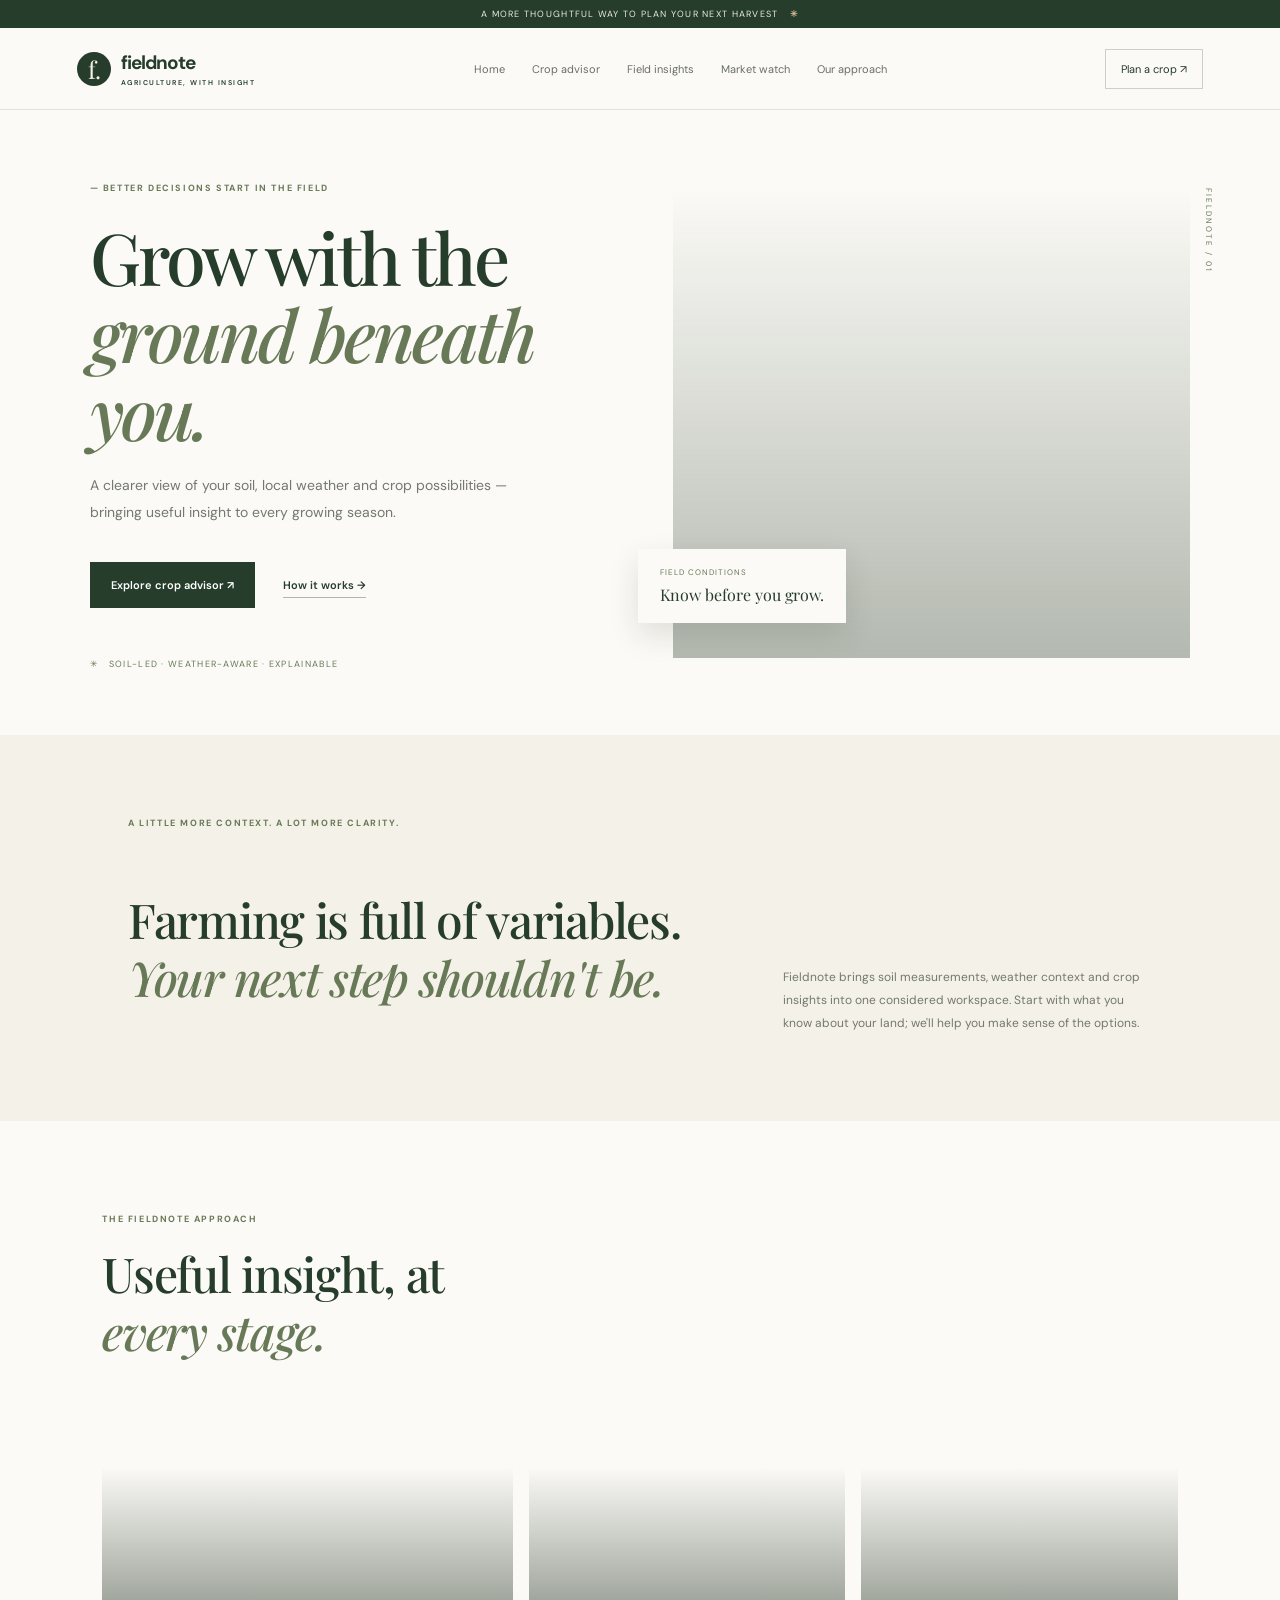
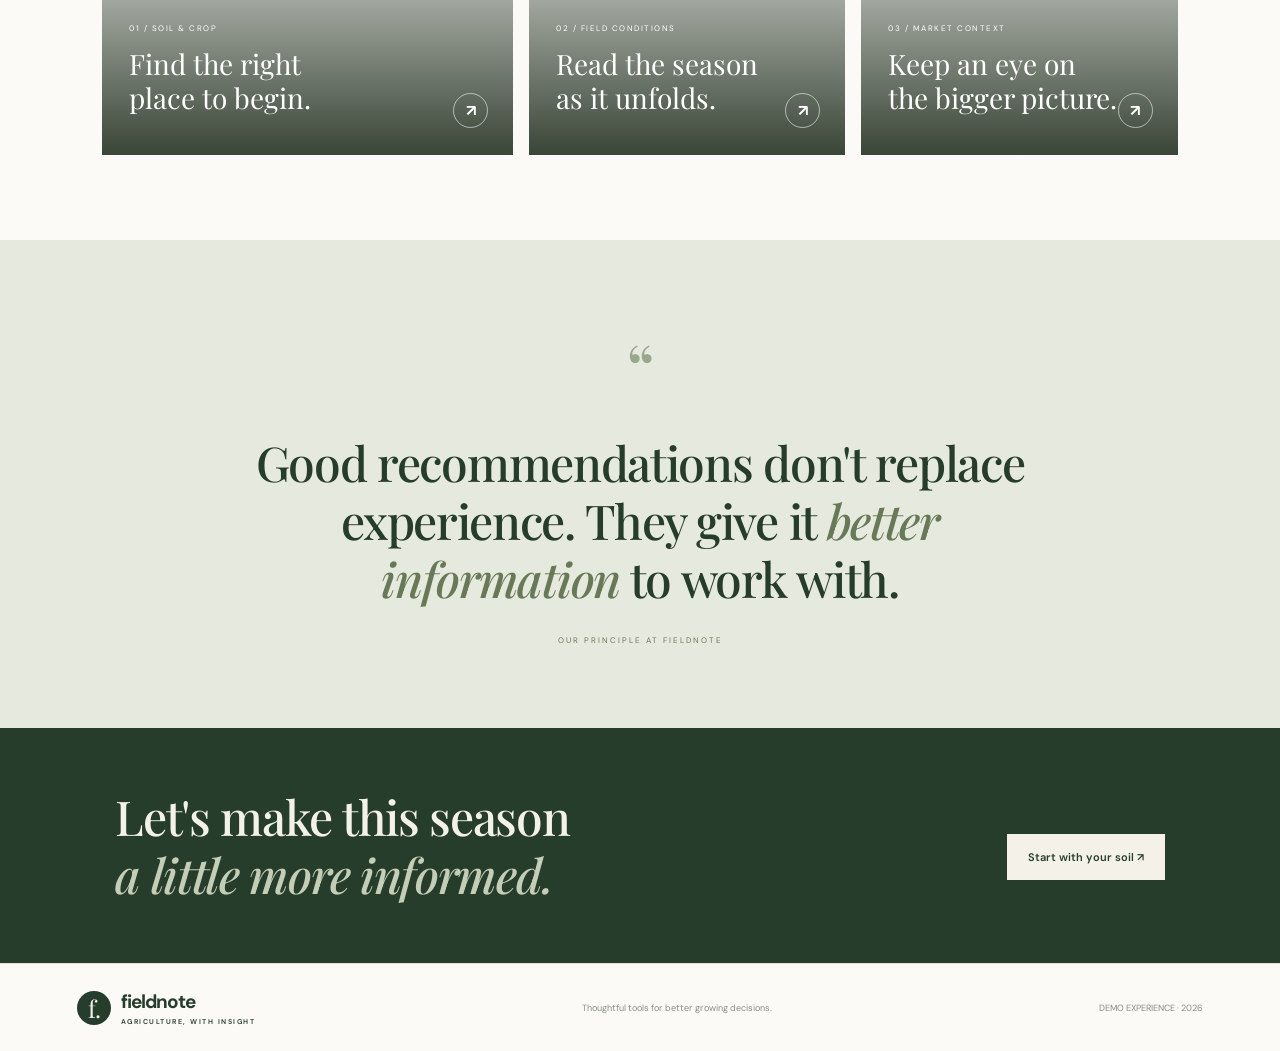
<file: index.html>
<!doctype html>
<html lang="en">
  <head>
    <meta charset="utf-8">
    <meta name="viewport" content="width=device-width, initial-scale=1">
    <title>Home — Fieldnote</title>
    <link rel="preconnect" href="https://fonts.googleapis.com">
    <link href="https://fonts.googleapis.com/css2?family=DM+Sans:wght@400;500;600;700&family=Playfair+Display:wght@500;600;700&display=swap" rel="stylesheet">
    <link rel="stylesheet" href="css/style.css">
  </head>
  <body>

    <div class="announcement">
      A MORE THOUGHTFUL WAY TO PLAN YOUR NEXT HARVEST <b>✳</b>
    </div>

    <header>
      <a class="brand" href="index.html">
        <i>f.</i>
        <span>
          fieldnote
          <small>AGRICULTURE, WITH INSIGHT</small>
        </span>
      </a>

      <button class="menu">☰</button>

      <nav>
        <a href="index.html">Home</a>
        <a href="recommendation.html">Crop advisor</a>
        <a href="insights.html">Field insights</a>
        <a href="market.html">Market watch</a>
        <a href="approach.html">Our approach</a>
      </nav>

      <a class="navbtn" href="recommendation.html">Plan a crop ↗</a>
    </header>

    <main>
      <section class="hero">
        <div class="copy reveal">
          <label>— BETTER DECISIONS START IN THE FIELD</label>
          <h1>Grow with the<br><em>ground beneath you.</em></h1>
          <p>A clearer view of your soil, local weather and crop possibilities — bringing useful insight to every growing season.</p>
          <a class="btn" href="recommendation.html">Explore crop advisor ↗</a>
          <a class="under" href="approach.html">How it works →</a>
          <div class="proof">✳ &nbsp; SOIL-LED · WEATHER-AWARE · EXPLAINABLE</div>
        </div>

        <div class="heroimg reveal">
          <div class="floatnote">
            FIELD CONDITIONS<br>
            <strong>Know before you grow.</strong>
          </div>
          <small>FIELDNOTE / 01</small>
        </div>
      </section>

      <section class="intro">
        <label>A LITTLE MORE CONTEXT. A LOT MORE CLARITY.</label>
        <div>
          <h2>Farming is full of variables.<br><em>Your next step shouldn't be.</em></h2>
          <p>Fieldnote brings soil measurements, weather context and crop insights into one considered workspace. Start with what you know about your land; we'll help you make sense of the options.</p>
        </div>
      </section>

      <section class="section">
        <label>THE FIELDNOTE APPROACH</label>
        <h2>Useful insight, at<br><em>every stage.</em></h2>

        <div class="tiles">
          <a href="recommendation.html" class="tile t1">
            <small>01 / SOIL & CROP</small>
            <h3>Find the right<br>place to begin.</h3>
            <b>↗</b>
          </a>

          <a href="insights.html" class="tile t2">
            <small>02 / FIELD CONDITIONS</small>
            <h3>Read the season<br>as it unfolds.</h3>
            <b>↗</b>
          </a>

          <a href="market.html" class="tile t3">
            <small>03 / MARKET CONTEXT</small>
            <h3>Keep an eye on<br>the bigger picture.</h3>
            <b>↗</b>
          </a>
        </div>
      </section>

      <section class="quote">
        <span>“</span>
        <h2>Good recommendations don't replace experience. They give it <em>better information</em> to work with.</h2>
        <small>OUR PRINCIPLE AT FIELDNOTE</small>
      </section>

      <section class="cta">
        <h2>Let's make this season<br><em>a little more informed.</em></h2>
        <a class="btn light" href="recommendation.html">Start with your soil ↗</a>
      </section>
    </main>

    <footer>
      <a class="brand" href="index.html">
        <i>f.</i>
        <span>
          fieldnote
          <small>AGRICULTURE, WITH INSIGHT</small>
        </span>
      </a>
      <p>Thoughtful tools for better growing decisions.</p>
      <small>DEMO EXPERIENCE · 2026</small>
    </footer>

    <script src="js/main.js"></script>
  </body>
</html>
</file>
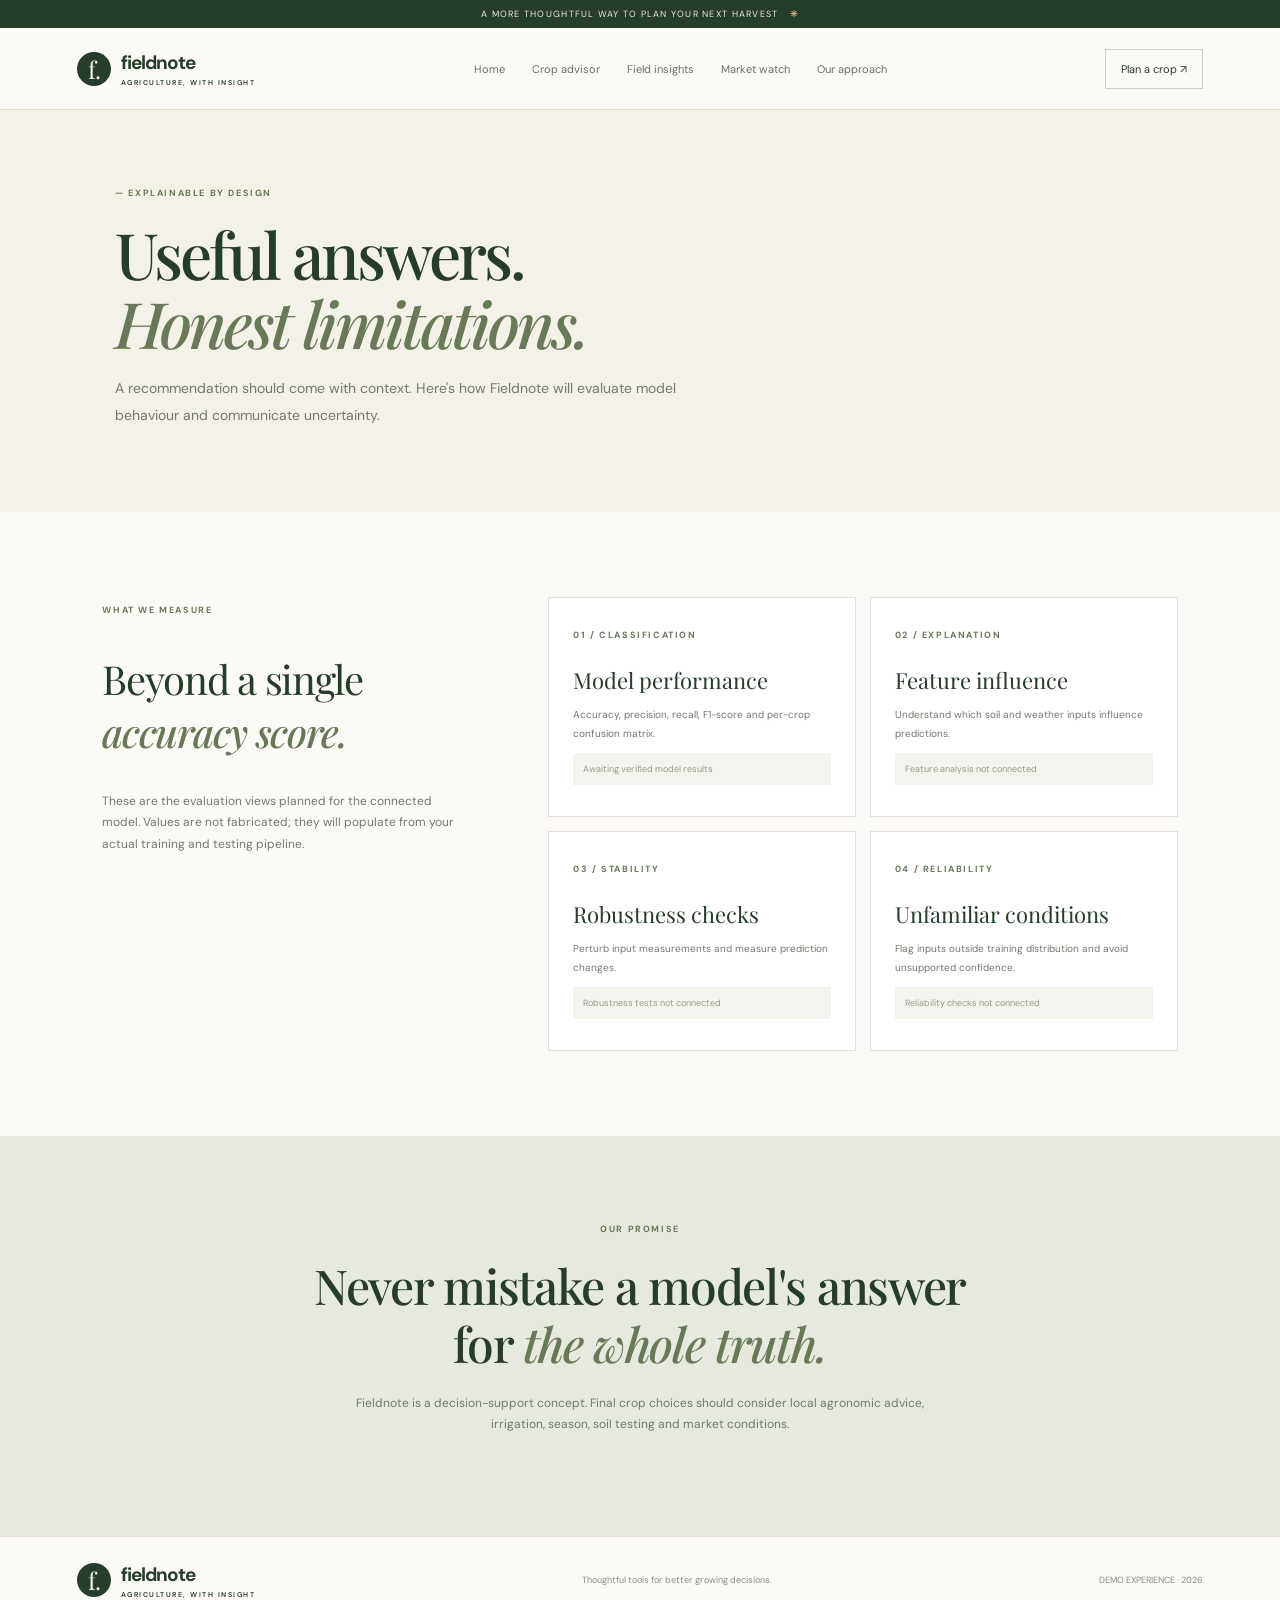
<file: approach.html>
<!doctype html>
<html lang="en">
  <head>
    <meta charset="utf-8">
    <meta name="viewport" content="width=device-width, initial-scale=1">
    <title>Our approach — Fieldnote</title>
    <link rel="preconnect" href="https://fonts.googleapis.com">
    <link href="https://fonts.googleapis.com/css2?family=DM+Sans:wght@400;500;600;700&family=Playfair+Display:wght@500;600;700&display=swap" rel="stylesheet">
    <link rel="stylesheet" href="css/style.css">
  </head>
  <body>

    <div class="announcement">
      A MORE THOUGHTFUL WAY TO PLAN YOUR NEXT HARVEST <b>✳</b>
    </div>

    <header>
      <a class="brand" href="index.html">
        <i>f.</i>
        <span>
          fieldnote
          <small>AGRICULTURE, WITH INSIGHT</small>
        </span>
      </a>

      <button class="menu">☰</button>

      <nav>
        <a href="index.html">Home</a>
        <a href="recommendation.html">Crop advisor</a>
        <a href="insights.html">Field insights</a>
        <a href="market.html">Market watch</a>
        <a href="approach.html">Our approach</a>
      </nav>

      <a class="navbtn" href="recommendation.html">Plan a crop ↗</a>
    </header>

    <main>
      <section class="pagehead">
        <label>— EXPLAINABLE BY DESIGN</label>
        <h1>Useful answers.<br><em>Honest limitations.</em></h1>
        <p>A recommendation should come with context. Here's how Fieldnote will evaluate model behaviour and communicate uncertainty.</p>
      </section>

      <section class="section approach">
        <div>
          <label>WHAT WE MEASURE</label>
          <h2>Beyond a single<br><em>accuracy score.</em></h2>
          <p>These are the evaluation views planned for the connected model. Values are not fabricated; they will populate from your actual training and testing pipeline.</p>
        </div>

        <div class="metrics">
          <article>
            <label>01 / CLASSIFICATION</label>
            <h3>Model performance</h3>
            <p>Accuracy, precision, recall, F1-score and per-crop confusion matrix.</p>
            <small>Awaiting verified model results</small>
          </article>

          <article>
            <label>02 / EXPLANATION</label>
            <h3>Feature influence</h3>
            <p>Understand which soil and weather inputs influence predictions.</p>
            <small>Feature analysis not connected</small>
          </article>

          <article>
            <label>03 / STABILITY</label>
            <h3>Robustness checks</h3>
            <p>Perturb input measurements and measure prediction changes.</p>
            <small>Robustness tests not connected</small>
          </article>

          <article>
            <label>04 / RELIABILITY</label>
            <h3>Unfamiliar conditions</h3>
            <p>Flag inputs outside training distribution and avoid unsupported confidence.</p>
            <small>Reliability checks not connected</small>
          </article>
        </div>
      </section>

      <section class="quote">
        <label>OUR PROMISE</label>
        <h2>Never mistake a model's answer<br>for <em>the whole truth.</em></h2>
        <p>Fieldnote is a decision-support concept. Final crop choices should consider local agronomic advice, irrigation, season, soil testing and market conditions.</p>
      </section>
    </main>

    <footer>
      <a class="brand" href="index.html">
        <i>f.</i>
        <span>
          fieldnote
          <small>AGRICULTURE, WITH INSIGHT</small>
        </span>
      </a>
      <p>Thoughtful tools for better growing decisions.</p>
      <small>DEMO EXPERIENCE · 2026</small>
    </footer>

    <script src="js/main.js"></script>
  </body>
</html>
</file>
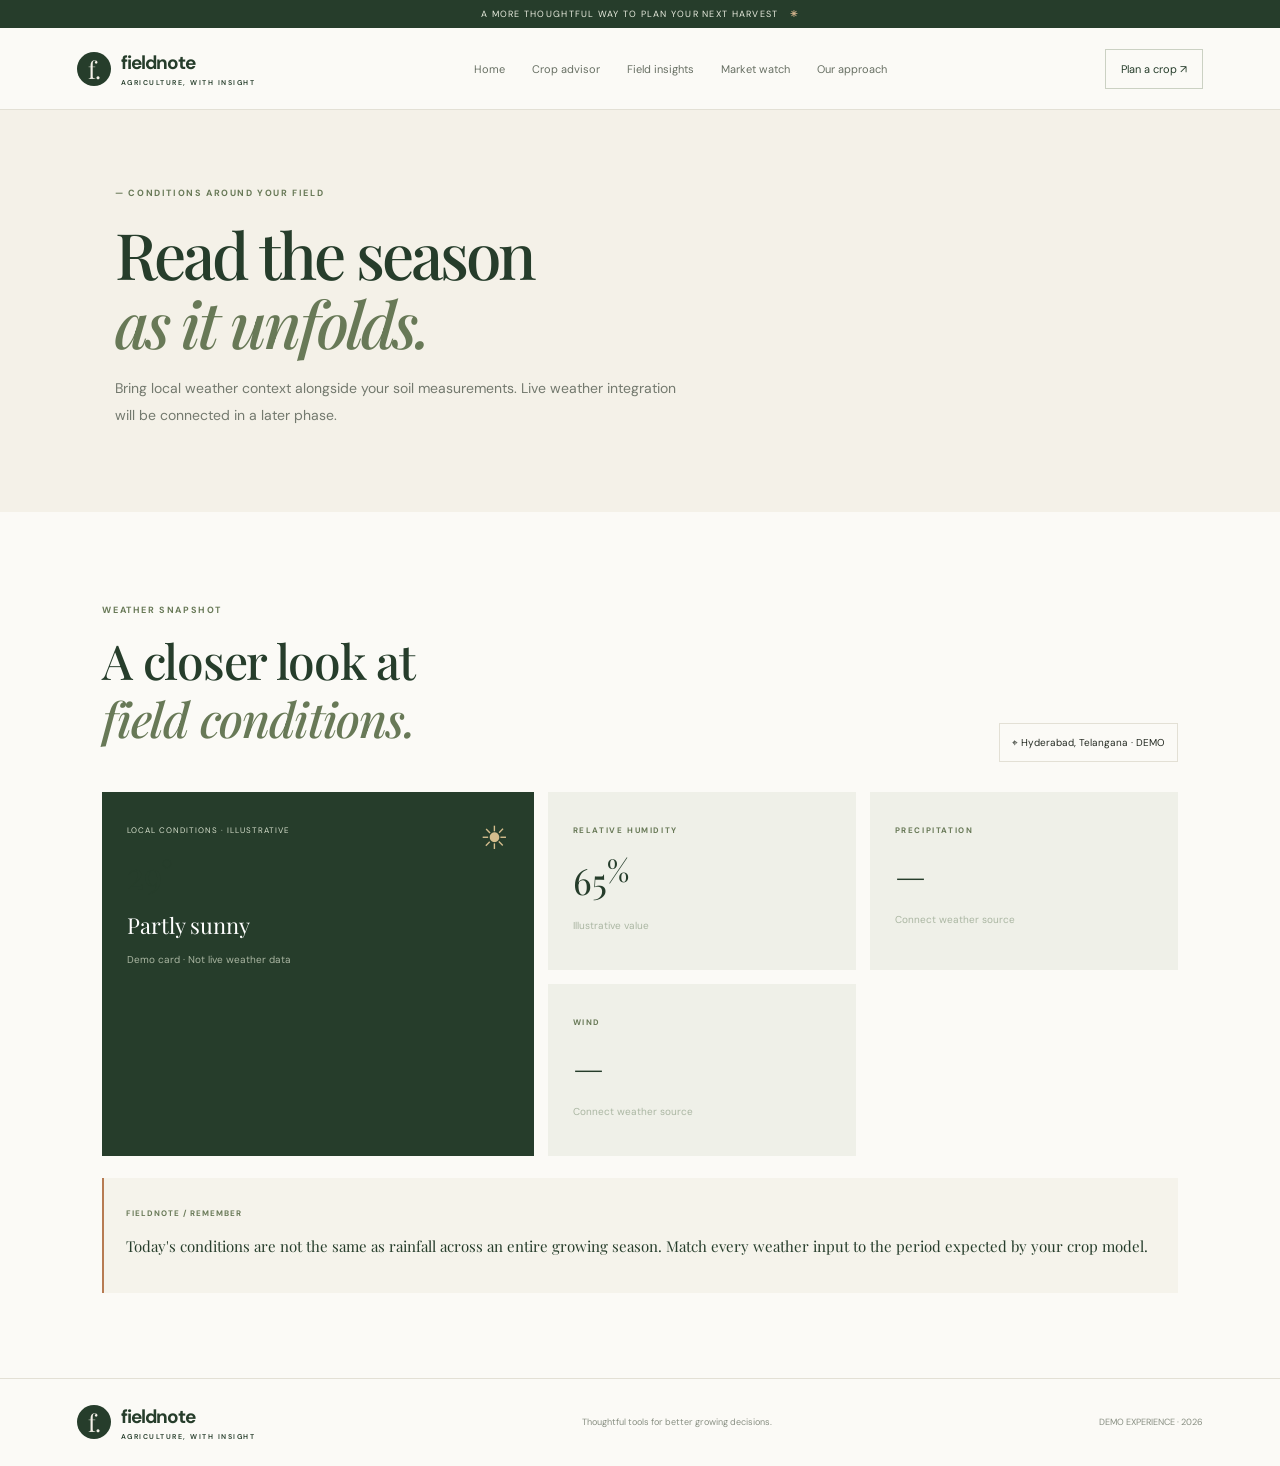
<file: insights.html>
<!doctype html>
<html lang="en">
  <head>
    <meta charset="utf-8">
    <meta name="viewport" content="width=device-width, initial-scale=1">
    <title>Field insights — Fieldnote</title>
    <link rel="preconnect" href="https://fonts.googleapis.com">
    <link href="https://fonts.googleapis.com/css2?family=DM+Sans:wght@400;500;600;700&family=Playfair+Display:wght@500;600;700&display=swap" rel="stylesheet">
    <link rel="stylesheet" href="css/style.css">
  </head>
  <body>

    <div class="announcement">
      A MORE THOUGHTFUL WAY TO PLAN YOUR NEXT HARVEST <b>✳</b>
    </div>

    <header>
      <a class="brand" href="index.html">
        <i>f.</i>
        <span>
          fieldnote
          <small>AGRICULTURE, WITH INSIGHT</small>
        </span>
      </a>

      <button class="menu">☰</button>

      <nav>
        <a href="index.html">Home</a>
        <a href="recommendation.html">Crop advisor</a>
        <a href="insights.html">Field insights</a>
        <a href="market.html">Market watch</a>
        <a href="approach.html">Our approach</a>
      </nav>

      <a class="navbtn" href="recommendation.html">Plan a crop ↗</a>
    </header>

    <main>
      <section class="pagehead">
        <label>— CONDITIONS AROUND YOUR FIELD</label>
        <h1>Read the season<br><em>as it unfolds.</em></h1>
        <p>Bring local weather context alongside your soil measurements. Live weather integration will be connected in a later phase.</p>
      </section>

      <section class="section">
        <div class="between">
          <div>
            <label>WEATHER SNAPSHOT</label>
            <h2>A closer look at<br><em>field conditions.</em></h2>
          </div>
          <span class="chip">⌖ Hyderabad, Telangana · DEMO</span>
        </div>

        <div class="weather">
          <article class="weatherbig">
            <small>LOCAL CONDITIONS · ILLUSTRATIVE</small>
            <div class="sun">☀</div>
            <strong>29°</strong>
            <h3>Partly sunny</h3>
            <p>Demo card · Not live weather data</p>
          </article>

          <article>
            <label>RELATIVE HUMIDITY</label>
            <strong>65<sup>%</sup></strong>
            <p>Illustrative value</p>
          </article>

          <article>
            <label>PRECIPITATION</label>
            <strong>—</strong>
            <p>Connect weather source</p>
          </article>

          <article>
            <label>WIND</label>
            <strong>—</strong>
            <p>Connect weather source</p>
          </article>
        </div>

        <div class="note">
          <b>FIELDNOTE / REMEMBER</b>
          <p>Today's conditions are not the same as rainfall across an entire growing season. Match every weather input to the period expected by your crop model.</p>
        </div>
      </section>
    </main>

    <footer>
      <a class="brand" href="index.html">
        <i>f.</i>
        <span>
          fieldnote
          <small>AGRICULTURE, WITH INSIGHT</small>
        </span>
      </a>
      <p>Thoughtful tools for better growing decisions.</p>
      <small>DEMO EXPERIENCE · 2026</small>
    </footer>

    <script src="js/main.js"></script>
  </body>
</html>
</file>
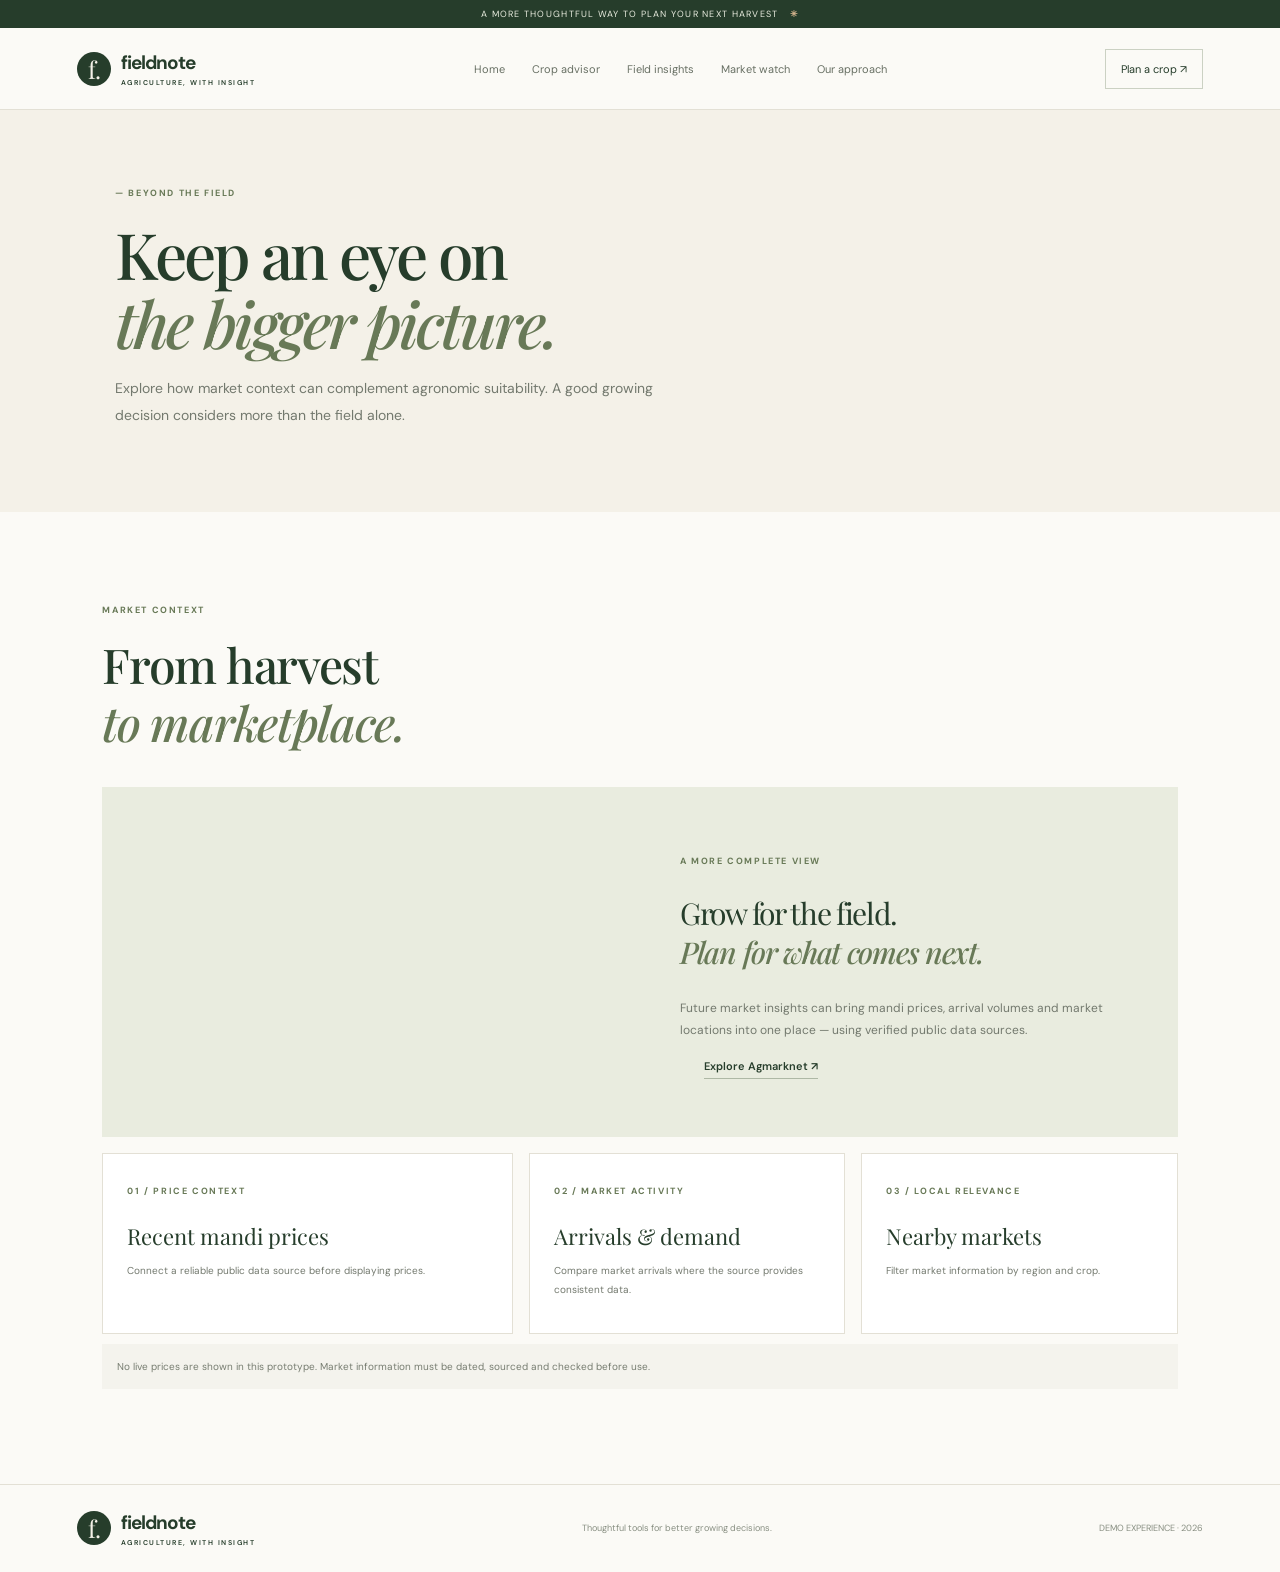
<file: market.html>
<!doctype html>
<html lang="en">
  <head>
    <meta charset="utf-8">
    <meta name="viewport" content="width=device-width, initial-scale=1">
    <title>Market watch — Fieldnote</title>
    <link rel="preconnect" href="https://fonts.googleapis.com">
    <link href="https://fonts.googleapis.com/css2?family=DM+Sans:wght@400;500;600;700&family=Playfair+Display:wght@500;600;700&display=swap" rel="stylesheet">
    <link rel="stylesheet" href="css/style.css">
  </head>
  <body>

    <div class="announcement">
      A MORE THOUGHTFUL WAY TO PLAN YOUR NEXT HARVEST <b>✳</b>
    </div>

    <header>
      <a class="brand" href="index.html">
        <i>f.</i>
        <span>
          fieldnote
          <small>AGRICULTURE, WITH INSIGHT</small>
        </span>
      </a>

      <button class="menu">☰</button>

      <nav>
        <a href="index.html">Home</a>
        <a href="recommendation.html">Crop advisor</a>
        <a href="insights.html">Field insights</a>
        <a href="market.html">Market watch</a>
        <a href="approach.html">Our approach</a>
      </nav>

      <a class="navbtn" href="recommendation.html">Plan a crop ↗</a>
    </header>

    <main>
      <section class="pagehead">
        <label>— BEYOND THE FIELD</label>
        <h1>Keep an eye on<br><em>the bigger picture.</em></h1>
        <p>Explore how market context can complement agronomic suitability. A good growing decision considers more than the field alone.</p>
      </section>

      <section class="section">
        <label>MARKET CONTEXT</label>
        <h2>From harvest<br><em>to marketplace.</em></h2>

        <div class="market">
          <div class="marketphoto"></div>
          <div>
            <label>A MORE COMPLETE VIEW</label>
            <h2>Grow for the field.<br><em>Plan for what comes next.</em></h2>
            <p>Future market insights can bring mandi prices, arrival volumes and market locations into one place — using verified public data sources.</p>
            <a class="under" href="https://agmarknet.gov.in/" target="_blank">Explore Agmarknet ↗</a>
          </div>
        </div>

        <div class="tiles markettiles">
          <article>
            <label>01 / PRICE CONTEXT</label>
            <h3>Recent mandi prices</h3>
            <p>Connect a reliable public data source before displaying prices.</p>
          </article>

          <article>
            <label>02 / MARKET ACTIVITY</label>
            <h3>Arrivals & demand</h3>
            <p>Compare market arrivals where the source provides consistent data.</p>
          </article>

          <article>
            <label>03 / LOCAL RELEVANCE</label>
            <h3>Nearby markets</h3>
            <p>Filter market information by region and crop.</p>
          </article>
        </div>

        <p class="hint">No live prices are shown in this prototype. Market information must be dated, sourced and checked before use.</p>
      </section>
    </main>

    <footer>
      <a class="brand" href="index.html">
        <i>f.</i>
        <span>
          fieldnote
          <small>AGRICULTURE, WITH INSIGHT</small>
        </span>
      </a>
      <p>Thoughtful tools for better growing decisions.</p>
      <small>DEMO EXPERIENCE · 2026</small>
    </footer>

    <script src="js/main.js"></script>
  </body>
</html>
</file>
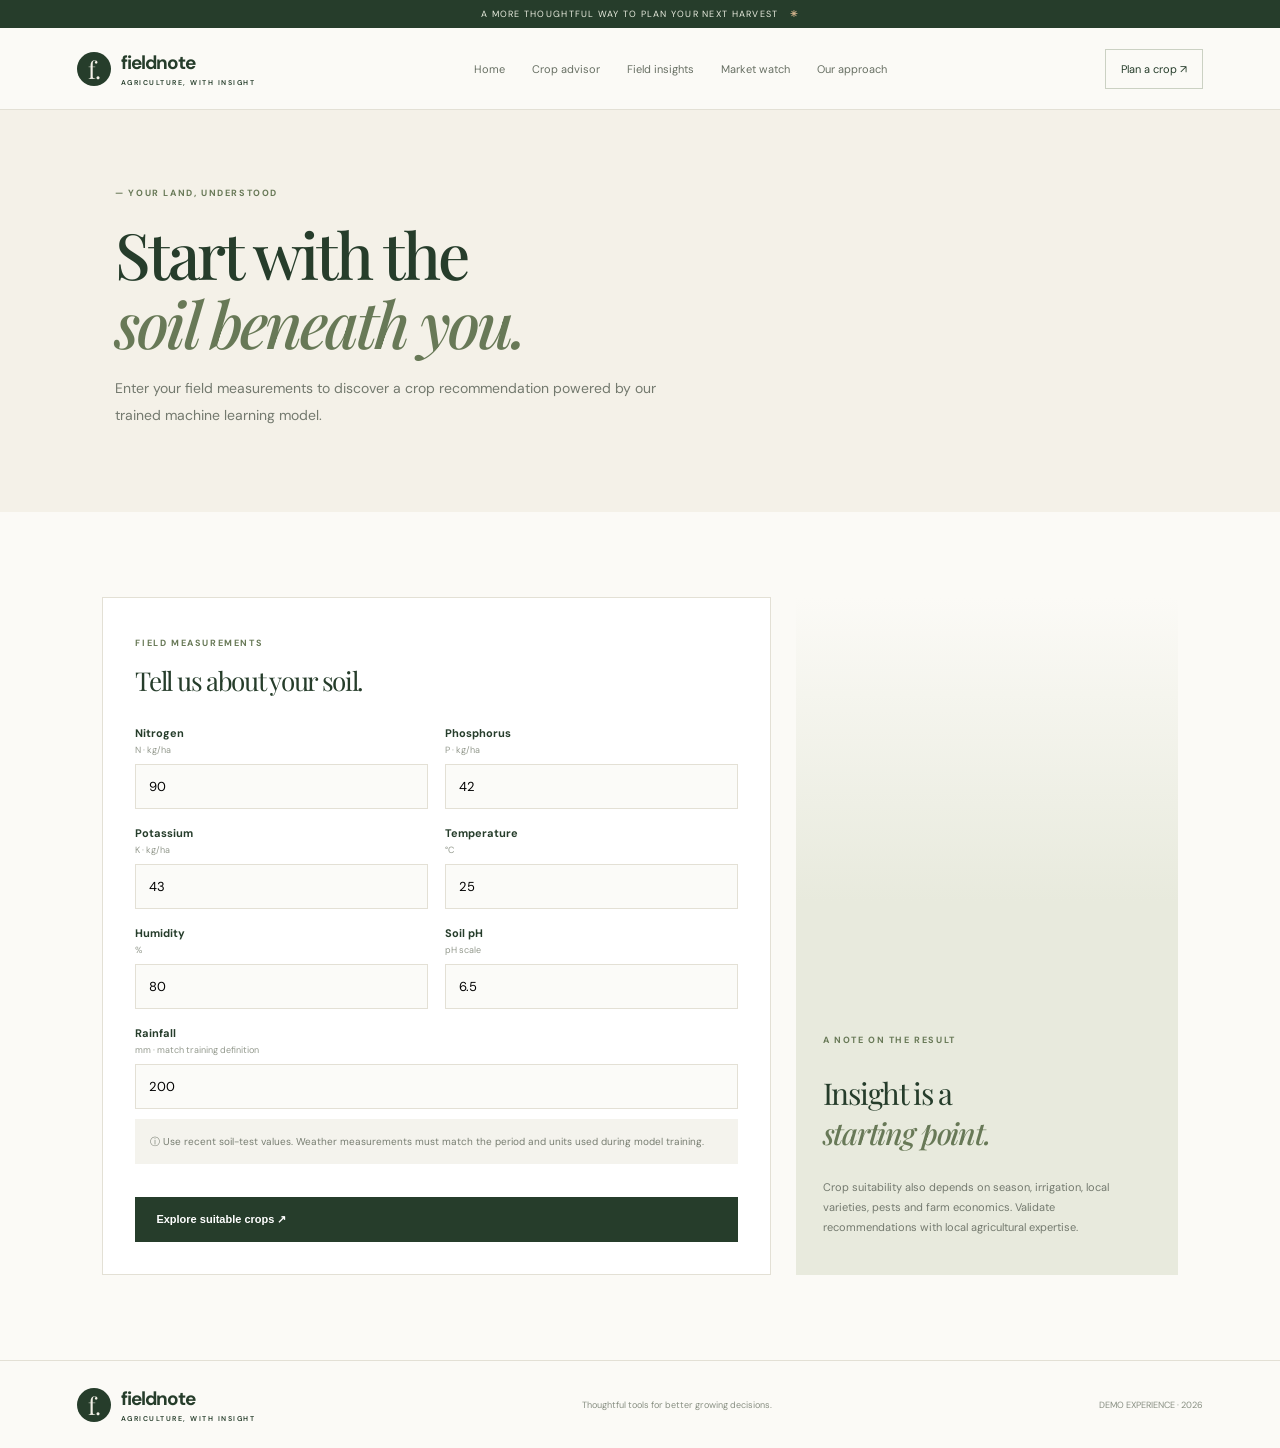
<file: recommendation.html>
<!doctype html>
<html lang="en">
  <head>
    <meta charset="utf-8">
    <meta name="viewport" content="width=device-width, initial-scale=1">
    <title>Crop Advisor — Fieldnote</title>
    <link rel="preconnect" href="https://fonts.googleapis.com">
    <link href="https://fonts.googleapis.com/css2?family=DM+Sans:wght@400;500;600;700&family=Playfair+Display:wght@500;600;700&display=swap" rel="stylesheet">
    <link rel="stylesheet" href="css/style.css">
  </head>
  <body>

    <div class="announcement">
      A MORE THOUGHTFUL WAY TO PLAN YOUR NEXT HARVEST <b>✳</b>
    </div>

    <header>
      <a class="brand" href="index.html">
        <i>f.</i>
        <span>
          fieldnote
          <small>AGRICULTURE, WITH INSIGHT</small>
        </span>
      </a>

      <button class="menu">☰</button>

      <nav>
        <a href="index.html">Home</a>
        <a href="recommendation.html">Crop advisor</a>
        <a href="insights.html">Field insights</a>
        <a href="market.html">Market watch</a>
        <a href="approach.html">Our approach</a>
      </nav>

      <a class="navbtn" href="recommendation.html">Plan a crop ↗</a>
    </header>

    <main>
      <section class="pagehead">
        <label>— YOUR LAND, UNDERSTOOD</label>
        <h1>Start with the<br><em>soil beneath you.</em></h1>
        <p>Enter your field measurements to discover a crop recommendation powered by our trained machine learning model.</p>
      </section>

      <section class="section two">
        <form id="cropForm" class="panel">
          <label>FIELD MEASUREMENTS</label>
          <h2>Tell us about your soil.</h2>

          <div class="fields">
            <label>
              Nitrogen
              <small>N · kg/ha</small>
              <input name="N" type="number" value="90" step="0.1" required>
            </label>

            <label>
              Phosphorus
              <small>P · kg/ha</small>
              <input name="P" type="number" value="42" step="0.1" required>
            </label>

            <label>
              Potassium
              <small>K · kg/ha</small>
              <input name="K" type="number" value="43" step="0.1" required>
            </label>

            <label>
              Temperature
              <small>°C</small>
              <input name="temperature" type="number" value="25" step="0.1" required>
            </label>

            <label>
              Humidity
              <small>%</small>
              <input name="humidity" type="number" value="80" step="0.1" required>
            </label>

            <label>
              Soil pH
              <small>pH scale</small>
              <input name="ph" type="number" value="6.5" step="0.1" required>
            </label>

            <label>
              Rainfall
              <small>mm · match training definition</small>
              <input name="rainfall" type="number" value="200" step="0.1" required>
            </label>
          </div>

          <p class="hint">ⓘ Use recent soil-test values. Weather measurements must match the period and units used during model training.</p>

          <button class="btn" id="predictBtn" type="submit">Explore suitable crops ↗</button>

          <p id="errorMessage" class="hint" hidden></p>
        </form>

        <aside class="asidephoto">
          <div>
            <label>A NOTE ON THE RESULT</label>
            <h2>Insight is a<br><em>starting point.</em></h2>
            <p>Crop suitability also depends on season, irrigation, local varieties, pests and farm economics. Validate recommendations with local agricultural expertise.</p>
          </div>
        </aside>
      </section>

      <section class="section" id="result" hidden>
        <label>YOUR FIELDNOTE SUMMARY</label>
        <h2>A crop to <em>explore.</em></h2>

        <div class="prediction-layout">
          <div class="result crop-result">
            <div class="crop-image-container">
              <img id="cropImage" src="images/crops/rice.jpg" alt="Recommended crop">
            </div>

            <div class="crop-details">
              <label>MODEL RECOMMENDATION</label>
              <h2 id="cropName">Your crop will appear here</h2>
              <p id="cropMessage">Your recommendation is based on your field measurements.</p>
              <b id="predictionStatus">RANDOM FOREST MODEL</b>
            </div>
          </div>

          <div class="prediction-insights">
            <div class="insight-card probability-card">
              <label>PREDICTION PROBABILITY</label>
              <div class="probability-value">
                <strong id="predictionProbability">--%</strong>
                <span>Model confidence score</span>
              </div>
              <div class="probability-track">
                <div id="probabilityBar"></div>
              </div>
              <p>This represents the model's estimated probability for its recommended crop, not a guarantee of harvest success.</p>
            </div>

            <div class="insight-card">
              <label>OTHER MODEL PREDICTIONS</label>
              <h3>Top 3 crop matches</h3>
              <div id="topPredictions"></div>
            </div>

            <div class="insight-card">
              <label>YOUR FIELD DATA</label>
              <h3>Measurements analyzed</h3>
              <div class="measurement-grid">
                <div>
                  <span>Nitrogen</span>
                  <strong id="usedN">--</strong>
                </div>
                <div>
                  <span>Phosphorus</span>
                  <strong id="usedP">--</strong>
                </div>
                <div>
                  <span>Potassium</span>
                  <strong id="usedK">--</strong>
                </div>
                <div>
                  <span>Temperature</span>
                  <strong id="usedTemperature">--</strong>
                </div>
                <div>
                  <span>Humidity</span>
                  <strong id="usedHumidity">--</strong>
                </div>
                <div>
                  <span>Soil pH</span>
                  <strong id="usedPh">--</strong>
                </div>
                <div>
                  <span>Rainfall</span>
                  <strong id="usedRainfall">--</strong>
                </div>
              </div>
            </div>
          </div>
        </div>

        <p class="hint">This recommendation is generated by a machine learning model. Consider local agricultural conditions before making planting decisions.</p>
      </section>
    </main>

    <footer>
      <a class="brand" href="index.html">
        <i>f.</i>
        <span>
          fieldnote
          <small>AGRICULTURE, WITH INSIGHT</small>
        </span>
      </a>
      <p>Thoughtful tools for better growing decisions.</p>
      <small>DEMO EXPERIENCE · 2026</small>
    </footer>

    <script src="js/main.js"></script>
  </body>
</html>
</file>
<file: css/style.css>
:root{--g:#263d2b;--olive:#687957;--sage:#dce1d1;--cream:#f4f1e8;--paper:#fbfaf6;--ink:#252b23;--muted:#73796e;--earth:#b77b52;--line:#e3e0d5;--serif:"Playfair Display",Georgia,serif;--sans:"DM Sans",Arial,sans-serif}*{box-sizing:border-box}html{scroll-behavior:smooth}body{margin:0;background:var(--paper);color:var(--ink);font-family:var(--sans)}a{color:inherit;text-decoration:none}.announcement{background:var(--g);color:#e9ecdf;text-align:center;padding:8px;font-size:9px;letter-spacing:.14em}.announcement b{color:#d2b28c;margin-left:8px}header{height:82px;padding:0 6%;display:flex;align-items:center;justify-content:space-between;background:#fbfaf6ed;position:sticky;top:0;z-index:10;border-bottom:1px solid var(--line);backdrop-filter:blur(10px)}.brand{display:flex;gap:10px;align-items:center;color:var(--g);font-weight:700;font-size:19px;letter-spacing:-1px}.brand i{font:24px var(--serif);background:var(--g);color:var(--cream);width:34px;height:34px;border-radius:50%;display:grid;place-items:center}.brand small{display:block;font:600 7px var(--sans);letter-spacing:1.5px;margin-top:3px}nav{display:flex;gap:27px}nav a,.navbtn{font-size:11px;color:#687064}nav a:hover{color:var(--g)}nav a:focus{color:var(--g)}.navbtn{border:1px solid #cbd1c3;padding:12px 15px;color:var(--g)}.menu{display:none;background:none;border:0;font-size:23px;color:var(--g)}label{font-size:9px;letter-spacing:1.6px;color:var(--olive);font-weight:700}.hero{min-height:620px;padding:65px 7%;display:grid;grid-template-columns:1fr 1fr;gap:6%;align-items:center}.copy h1,.pagehead h1{font:500 clamp(48px,5.6vw,75px)/1.08 var(--serif);letter-spacing:-3px;color:var(--g);margin:22px 0}.copy h1 em,.pagehead h1 em,h2 em,h3 em{color:var(--olive);font-weight:500}.copy>p,.pagehead>p{font-size:14px;line-height:1.9;color:var(--muted);max-width:470px}.btn{display:inline-flex;background:var(--g);color:white;padding:16px 21px;font-size:11px;font-weight:600;margin-top:23px;border:0;cursor:pointer;transition:.3s}.btn:hover{background:#405a40;transform:translateY(-3px);box-shadow:0 12px 24px #263d2b22}.under{font-size:11px;font-weight:600;color:var(--g);border-bottom:1px solid #aeb8a5;padding-bottom:5px;margin-left:24px}.proof{font-size:9px;letter-spacing:1.3px;color:var(--olive);margin-top:50px}.heroimg{height:470px;position:relative;background:linear-gradient(0deg,#172b1650,#172b1600),url("https://images.unsplash.com/photo-1500382017468-9049fed747ef?auto=format&fit=crop&w=1400&q=85") center/cover}.heroimg>small{position:absolute;right:-24px;top:0;writing-mode:vertical-rl;letter-spacing:2px;color:var(--olive);font-size:8px}.floatnote{position:absolute;bottom:35px;left:-35px;background:var(--paper);padding:18px 22px;box-shadow:0 12px 30px #1d2b1a20;font-size:8px;letter-spacing:1px;color:var(--olive);animation:float 5s infinite}.floatnote strong{display:block;font:16px var(--serif);color:var(--g);letter-spacing:0;margin-top:7px}.intro{padding:75px 10%;background:var(--cream)}.intro>div{display:grid;grid-template-columns:1.2fr .8fr;gap:10%;align-items:end;margin-top:20px}.intro h2,.section h2,.quote h2,.cta h2{font:500 clamp(32px,4vw,48px)/1.2 var(--serif);color:var(--g);letter-spacing:-1.3px}.intro p,.section p{font-size:12px;line-height:1.9;color:var(--muted)}.section{padding:85px 8%}.section>h2{margin:18px 0 35px}.tiles{display:grid;grid-template-columns:1.3fr 1fr 1fr;gap:16px;margin-top:35px}.tile{min-height:360px;position:relative;padding:27px;color:white;display:flex;flex-direction:column;justify-content:end;overflow:hidden;background-size:cover;background-position:center;transition:background-size .5s}.tile:before{content:"";position:absolute;inset:0;background:linear-gradient(0deg,#172616d9,transparent 80%);transition:.4s}.tile:hover:before{background:linear-gradient(0deg,#172616ed,#17261620)}.t1{background-image:url("https://images.unsplash.com/photo-1500382017468-9049fed747ef?auto=format&fit=crop&w=900&q=80")}.t2{background-image:url("https://images.unsplash.com/photo-1470252649378-9c29740c9fa8?auto=format&fit=crop&w=900&q=80")}.t3{background-image:url("https://images.unsplash.com/photo-1542838132-92c53300491e?auto=format&fit=crop&w=900&q=80")}.tile>*{position:relative}.tile small{font-size:8px;letter-spacing:1.5px}.tile h3{font:28px/1.2 var(--serif);margin:14px 0}.tile b{position:absolute;right:25px;bottom:27px;border:1px solid #ffffff90;border-radius:50%;width:35px;height:35px;display:grid;place-items:center;transition:.3s}.tile:hover b{background:white;color:var(--g);transform:rotate(45deg)}.quote{text-align:center;background:#e6e9de;padding:80px 15%}.quote>span{font:70px var(--serif);color:#9ba78b}.quote h2{max-width:800px;margin:20px auto}.quote small{font-size:8px;letter-spacing:2px;color:var(--olive)}.quote p{max-width:620px;margin:20px auto;font-size:12px;line-height:1.8;color:var(--muted)}.cta{background:var(--g);padding:60px 9%;display:flex;align-items:center;justify-content:space-between}.cta h2{color:var(--cream);margin:0}.cta h2 em{color:#c4cdb6}.light{background:var(--cream);color:var(--g)}footer{border-top:1px solid var(--line);padding:25px 6%;display:flex;align-items:center;justify-content:space-between}footer p,footer>small{font-size:9px;color:#888f82}.pagehead{background:var(--cream);padding:70px 9%}.pagehead h1{font-size:clamp(46px,5vw,66px);margin:18px 0}.pagehead>p{max-width:580px}.two{display:grid;grid-template-columns:1.4fr .8fr;gap:25px}.panel{background:white;border:1px solid var(--line);padding:32px}.panel h2{font:26px var(--serif);margin:12px 0 28px}.fields{display:grid;grid-template-columns:1fr 1fr;gap:17px}.fields label{font-size:11px;letter-spacing:0;color:var(--g)}.fields small{display:block;color:#93998d;font-size:9px;font-weight:400;margin-top:4px}.fields input{width:100%;padding:13px;margin-top:8px;border:1px solid var(--line);background:#fbfbf8;font:13px var(--sans);outline:none}.fields input:focus{border-color:var(--olive);box-shadow:0 0 0 3px #68795718}.fields label:last-child{grid-column:1/-1}.hint{background:#f4f3ed;padding:13px 15px;font-size:10px!important;color:#777d71!important;line-height:1.6}.panel .btn{width:100%;justify-content:space-between}.asidephoto{background:linear-gradient(0deg,#e8eadd 55%,transparent),url("https://images.unsplash.com/photo-1523742814016-6e3c7f5f5b1b?auto=format&fit=crop&w=900&q=80") center top/cover;display:flex;align-items:end;min-height:480px}.asidephoto>div{padding:27px}.asidephoto h2{font:30px var(--serif);color:var(--g)}.asidephoto p{font-size:11px;line-height:1.8;color:var(--muted)}.result{display:grid;grid-template-columns:220px 1fr;background:white;border:1px solid var(--line);margin-top:20px}.rice{background:url("https://images.unsplash.com/photo-1536304993881-ff6e9eefa2a6?auto=format&fit=crop&w=800&q=80") center/cover;min-height:200px}.result>div:last-child{padding:25px}.result h2{margin:10px 0}.result b{font-size:9px;color:var(--earth)}.between{display:flex;justify-content:space-between;align-items:end;margin-bottom:30px}.between h2{margin:14px 0}.chip{font-size:10px;border:1px solid var(--line);padding:12px}.weather{display:grid;grid-template-columns:1.4fr 1fr 1fr;gap:14px}.weather article{background:#eff0e8;padding:25px;min-height:145px}.weather .weatherbig{grid-row:span 2;background:var(--g);color:white;min-height:310px;position:relative}.weatherbig small{font-size:8px;letter-spacing:1px;color:#d5decb}.sun{float:right;font-size:32px;color:#d4bd8d}.weatherbig strong{display:block;font:85px var(--serif);margin-top:35px}.weatherbig h3{font:22px var(--serif);margin:0}.weatherbig p,.weather article p{font-size:10px;color:#aab6a2}.weather article>strong{display:block;font:36px var(--serif);color:var(--g);margin:12px 0}.weather article>label{font-size:8px}.note{margin-top:22px;padding:22px;background:#f5f3eb;border-left:2px solid var(--earth)}.note b{font-size:8px;letter-spacing:1px;color:var(--olive)}.note p{font:15px var(--serif);color:var(--g)}.market{display:grid;grid-template-columns:1fr 1fr;background:#e9ecdf;margin-top:30px}.marketphoto{min-height:350px;background:url("https://images.unsplash.com/photo-1542838132-92c53300491e?auto=format&fit=crop&w=1000&q=80") center/cover}.market>div:last-child{padding:40px;align-self:center}.market h2{font:30px/1.3 var(--serif);color:var(--g)}.markettiles{margin-top:16px}.markettiles article,.metrics article{background:white;border:1px solid var(--line);padding:24px}.markettiles h3,.metrics h3{font:22px var(--serif);color:var(--g);margin:22px 0 8px}.markettiles p,.metrics p{font-size:10px}.approach{display:grid;grid-template-columns:.8fr 1.4fr;gap:8%}.metrics{display:grid;grid-template-columns:1fr 1fr;gap:14px}.metrics article{min-height:220px}.metrics article small{display:block;padding:10px;background:#f4f3ed;color:#969b8f;font-size:9px}.approach>div:first-child>p{font-size:12px;line-height:1.8;color:var(--muted);margin-top:22px}.approach h2{font:40px var(--serif);color:var(--g)}[hidden]{display:none!important}.reveal{opacity:0;transform:translateY(20px);transition:.8s}.reveal.visible{opacity:1;transform:none}@keyframes float{50%{transform:translateY(-9px)}}@media(max-width:800px){nav{gap:12px}nav a{font-size:9px}.hero{padding:50px 5%;gap:3%}.section{padding:65px 5%}}@media(max-width:650px){header{height:68px;padding:0 5%}.menu{display:block}nav{display:none;position:absolute;top:68px;left:0;right:0;background:var(--paper);padding:20px 7%;flex-direction:column;gap:18px}nav.open{display:flex}.navbtn{display:none}.hero{grid-template-columns:1fr;padding:45px 6%;gap:30px}.heroimg{height:340px}.copy h1{font-size:52px}.intro{padding:55px 7%}.intro>div,.two,.approach{grid-template-columns:1fr;gap:20px}.section{padding:55px 6%}.tiles,.markettiles{grid-template-columns:1fr}.tile{min-height:300px}.quote{padding:60px 8%}.cta{padding:45px 7%;display:block}.cta .btn{margin-top:25px}.pagehead{padding:55px 7%}.panel{padding:22px 17px}.fields{gap:13px}.asidephoto{min-height:330px}.weather{grid-template-columns:1fr 1fr}.weatherbig{grid-column:1/-1;grid-row:auto!important}.between{display:block}.chip{display:inline-block;margin-top:15px}.market{grid-template-columns:1fr}.marketphoto{min-height:220px}.market>div:last-child{padding:25px}.metrics{grid-template-columns:1fr}.result{grid-template-columns:1fr}.rice{min-height:180px}footer{flex-wrap:wrap;gap:12px}footer p{order:3;width:100%}}@media(prefers-reduced-motion:reduce){*{animation:none!important;transition:none!important;scroll-behavior:auto!important}}

/* =====================================
   DYNAMIC CROP IMAGE
===================================== */

.crop-image-container {
    width: 285px;
    min-height: 260px;
    overflow: hidden;
    flex-shrink: 0;
}

.crop-image-container img {
    width: 100%;
    height: 100%;
    min-height: 260px;
    object-fit: cover;
    display: block;
}

/* Responsive crop image */

@media (max-width: 700px) {

    .crop-image-container {
        width: 100%;
        height: 230px;
    }

    .crop-image-container img {
        height: 230px;
        min-height: 230px;
    }

}


/* =====================================
   DYNAMIC CROP VISUAL
===================================== */

.crop-visual {
    width: 285px;
    min-height: 260px;
    flex-shrink: 0;

    display: flex;
    align-items: center;
    justify-content: center;

    font-size: 100px;

    background: linear-gradient(
        135deg,
        #e8eddf,
        #cbd8bd
    );
}

/* Responsive design */

@media (max-width: 650px) {

    .crop-visual {
        width: 100%;
        min-height: 200px;
    }

}
.crop-visual {
    min-height: 260px;
    display: flex;
    align-items: center;
    justify-content: center;
    background: #e9ecdf;
    font-size: 110px;
}
.crop-image-container {
    width: 100%;
    max-width: 320px;
    height: 260px;
    overflow: hidden;
    border-radius: 16px;
}

.crop-image-container img {
    width: 100%;
    height: 100%;
    object-fit: cover;
    display: block;
}


/* PREDICTION INSIGHTS LAYOUT */

.prediction-layout {
    display: grid;
    grid-template-columns: 1fr 1fr;
    gap: 28px;
    align-items: start;
    margin-top: 28px;
}

.crop-result {
    display: flex;
    flex-direction: column;
    gap: 22px;
    min-width: 0;
}

.crop-image-container {
    width: 100%;
    height: 280px;
    overflow: hidden;
    border-radius: 16px;
}

.crop-image-container img {
    width: 100%;
    height: 100%;
    object-fit: cover;
    display: block;
}

.crop-details h2 {
    margin: 12px 0;
}

.prediction-insights {
    display: flex;
    flex-direction: column;
    gap: 16px;
}

.insight-card {
    background: #f7f7f0;
    border: 1px solid #e7e8dc;
    border-radius: 16px;
    padding: 22px;
}

.insight-card > label {
    display: block;
    font-size: 11px;
    letter-spacing: 1.5px;
    color: #78816c;
    font-weight: 700;
}

.insight-card h3 {
    margin: 10px 0 18px;
    font-size: 20px;
}

.probability-value {
    display: flex;
    align-items: baseline;
    gap: 12px;
    margin: 14px 0;
}

.probability-value strong {
    font-size: 38px;
    color: #426b45;
}

.probability-value span {
    font-size: 12px;
    color: #777;
}

.probability-track,
.prediction-track {
    width: 100%;
    height: 9px;
    background: #e3e6dc;
    border-radius: 20px;
    overflow: hidden;
}

#probabilityBar,
.prediction-fill {
    height: 100%;
    background: #78966a;
    border-radius: 20px;
    transition: width 0.7s ease;
}

.probability-card p {
    color: #777;
    font-size: 12px;
    line-height: 1.6;
    margin-top: 14px;
}

.prediction-item {
    margin-bottom: 16px;
}

.prediction-item:last-child {
    margin-bottom: 0;
}

.prediction-item-header {
    display: flex;
    justify-content: space-between;
    gap: 12px;
    margin-bottom: 7px;
    font-size: 13px;
}

.prediction-item-header strong {
    color: #3e6242;
}

.measurement-grid {
    display: grid;
    grid-template-columns: repeat(2, minmax(0, 1fr));
    gap: 14px;
}

.measurement-grid div {
    display: flex;
    flex-direction: column;
    gap: 5px;
    padding: 12px;
    background: #fff;
    border-radius: 10px;
}

.measurement-grid span {
    color: #888;
    font-size: 12px;
}

.measurement-grid strong {
    color: #344b35;
    font-size: 15px;
}

/* MOBILE RESPONSIVENESS */

@media (max-width: 768px) {
    .prediction-layout {
        grid-template-columns: 1fr;
    }

    .crop-image-container {
        height: 240px;
    }

    .insight-card {
        padding: 18px;
    }
}
</file>
